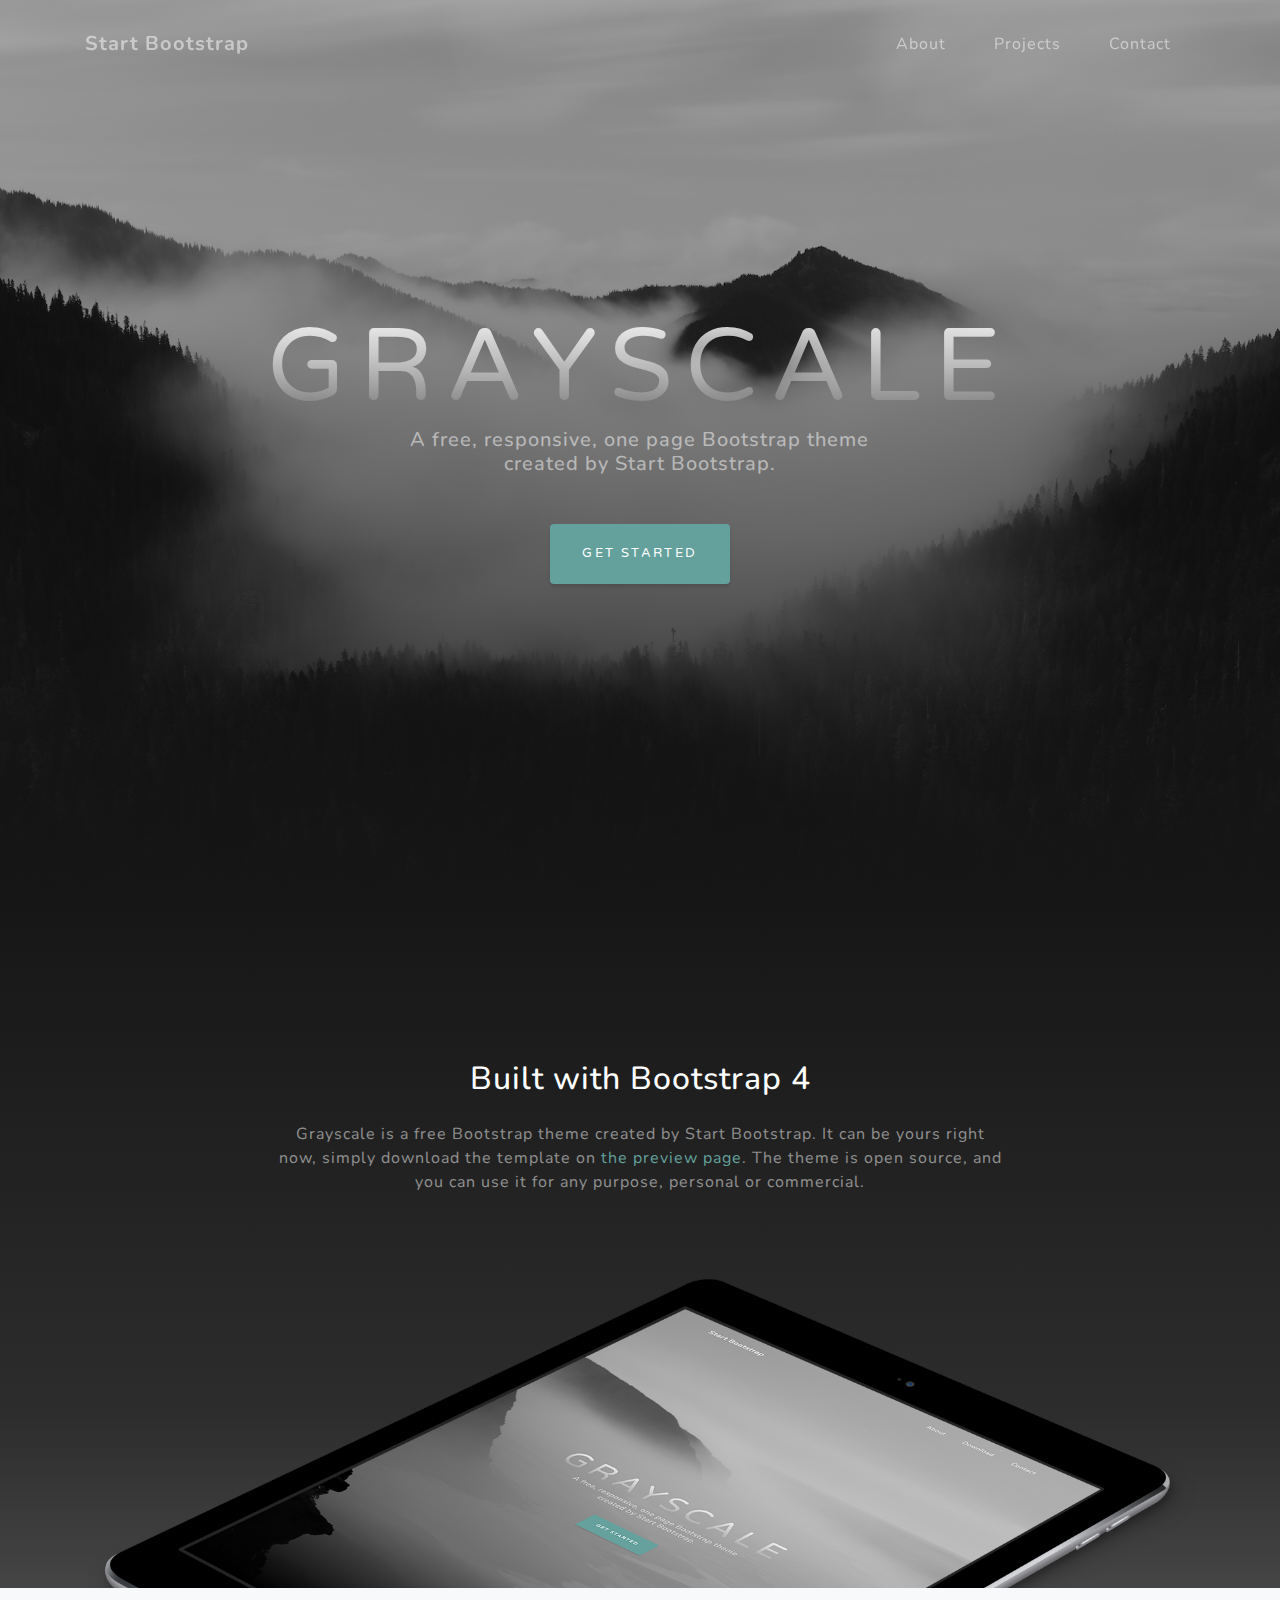
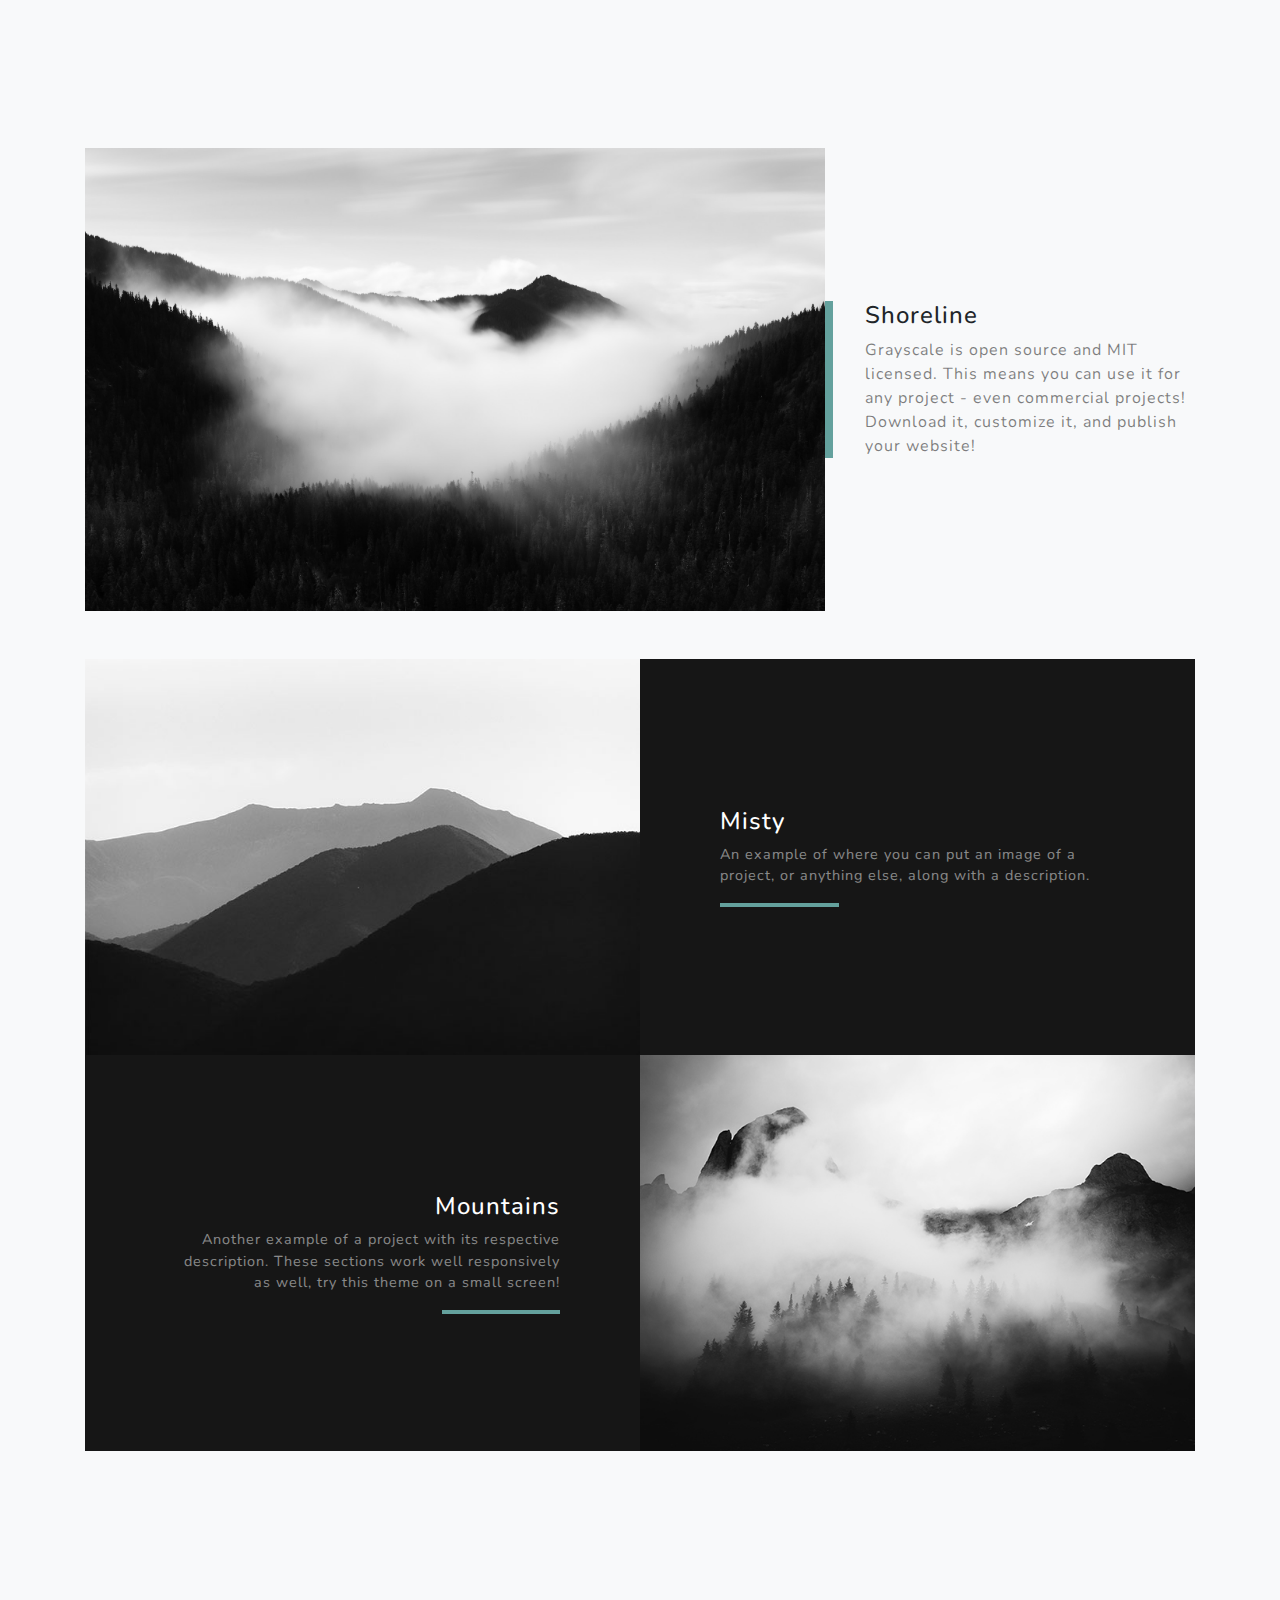
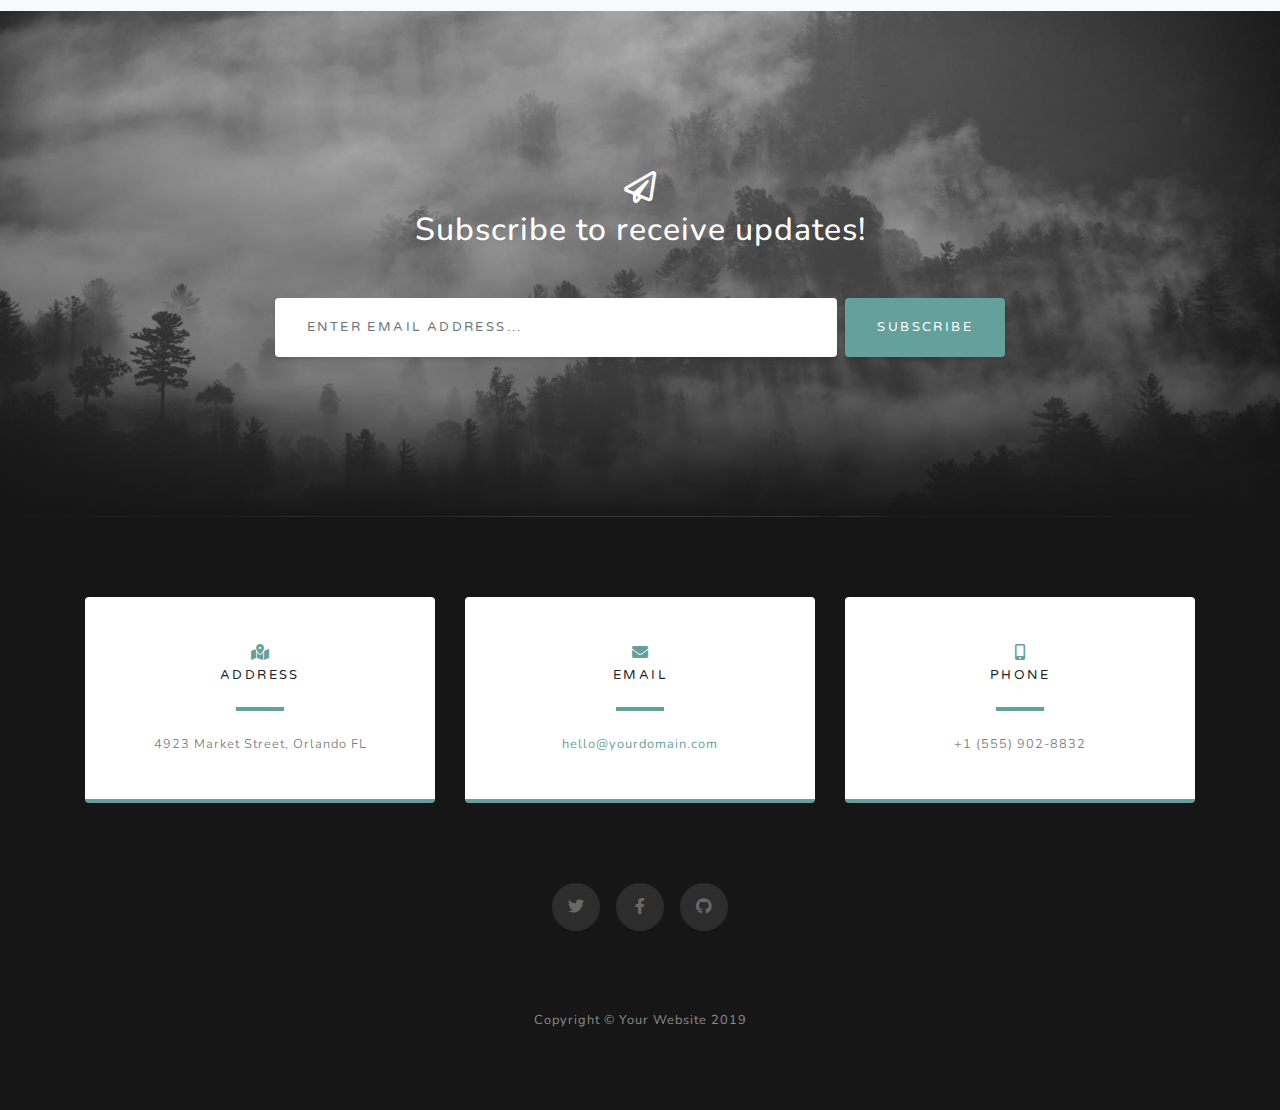
<file: WebDev/Templates/startbootstrap-grayscale-gh-pages/index.html>
<!DOCTYPE html>
<html lang="en">

<head>

  <meta charset="utf-8">
  <meta name="viewport" content="width=device-width, initial-scale=1, shrink-to-fit=no">
  <meta name="description" content="">
  <meta name="author" content="">

  <title>Grayscale - Start Bootstrap Theme</title>

  <!-- Bootstrap core CSS -->
  <link href="vendor/bootstrap/css/bootstrap.min.css" rel="stylesheet">

  <!-- Custom fonts for this template -->
  <link href="vendor/fontawesome-free/css/all.min.css" rel="stylesheet">
  <link href="https://fonts.googleapis.com/css?family=Varela+Round" rel="stylesheet">
  <link href="https://fonts.googleapis.com/css?family=Nunito:200,200i,300,300i,400,400i,600,600i,700,700i,800,800i,900,900i" rel="stylesheet">

  <!-- Custom styles for this template -->
  <link href="css/grayscale.min.css" rel="stylesheet">

</head>

<body id="page-top">

  <!-- Navigation -->
  <nav class="navbar navbar-expand-lg navbar-light fixed-top" id="mainNav">
    <div class="container">
      <a class="navbar-brand js-scroll-trigger" href="#page-top">Start Bootstrap</a>
      <button class="navbar-toggler navbar-toggler-right" type="button" data-toggle="collapse" data-target="#navbarResponsive" aria-controls="navbarResponsive" aria-expanded="false" aria-label="Toggle navigation">
        Menu
        <i class="fas fa-bars"></i>
      </button>
      <div class="collapse navbar-collapse" id="navbarResponsive">
        <ul class="navbar-nav ml-auto">
          <li class="nav-item">
            <a class="nav-link js-scroll-trigger" href="#about">About</a>
          </li>
          <li class="nav-item">
            <a class="nav-link js-scroll-trigger" href="#projects">Projects</a>
          </li>
          <li class="nav-item">
            <a class="nav-link js-scroll-trigger" href="#signup">Contact</a>
          </li>
        </ul>
      </div>
    </div>
  </nav>

  <!-- Header -->
  <header class="masthead">
    <div class="container d-flex h-100 align-items-center">
      <div class="mx-auto text-center">
        <h1 class="mx-auto my-0 text-uppercase">Grayscale</h1>
        <h2 class="text-white-50 mx-auto mt-2 mb-5">A free, responsive, one page Bootstrap theme created by Start Bootstrap.</h2>
        <a href="#about" class="btn btn-primary js-scroll-trigger">Get Started</a>
      </div>
    </div>
  </header>

  <!-- About Section -->
  <section id="about" class="about-section text-center">
    <div class="container">
      <div class="row">
        <div class="col-lg-8 mx-auto">
          <h2 class="text-white mb-4">Built with Bootstrap 4</h2>
          <p class="text-white-50">Grayscale is a free Bootstrap theme created by Start Bootstrap. It can be yours right now, simply download the template on
            <a href="http://startbootstrap.com/template-overviews/grayscale/">the preview page</a>. The theme is open source, and you can use it for any purpose, personal or commercial.</p>
        </div>
      </div>
      <img src="img/ipad.png" class="img-fluid" alt="">
    </div>
  </section>

  <!-- Projects Section -->
  <section id="projects" class="projects-section bg-light">
    <div class="container">

      <!-- Featured Project Row -->
      <div class="row align-items-center no-gutters mb-4 mb-lg-5">
        <div class="col-xl-8 col-lg-7">
          <img class="img-fluid mb-3 mb-lg-0" src="img/bg-masthead.jpg" alt="">
        </div>
        <div class="col-xl-4 col-lg-5">
          <div class="featured-text text-center text-lg-left">
            <h4>Shoreline</h4>
            <p class="text-black-50 mb-0">Grayscale is open source and MIT licensed. This means you can use it for any project - even commercial projects! Download it, customize it, and publish your website!</p>
          </div>
        </div>
      </div>

      <!-- Project One Row -->
      <div class="row justify-content-center no-gutters mb-5 mb-lg-0">
        <div class="col-lg-6">
          <img class="img-fluid" src="img/demo-image-01.jpg" alt="">
        </div>
        <div class="col-lg-6">
          <div class="bg-black text-center h-100 project">
            <div class="d-flex h-100">
              <div class="project-text w-100 my-auto text-center text-lg-left">
                <h4 class="text-white">Misty</h4>
                <p class="mb-0 text-white-50">An example of where you can put an image of a project, or anything else, along with a description.</p>
                <hr class="d-none d-lg-block mb-0 ml-0">
              </div>
            </div>
          </div>
        </div>
      </div>

      <!-- Project Two Row -->
      <div class="row justify-content-center no-gutters">
        <div class="col-lg-6">
          <img class="img-fluid" src="img/demo-image-02.jpg" alt="">
        </div>
        <div class="col-lg-6 order-lg-first">
          <div class="bg-black text-center h-100 project">
            <div class="d-flex h-100">
              <div class="project-text w-100 my-auto text-center text-lg-right">
                <h4 class="text-white">Mountains</h4>
                <p class="mb-0 text-white-50">Another example of a project with its respective description. These sections work well responsively as well, try this theme on a small screen!</p>
                <hr class="d-none d-lg-block mb-0 mr-0">
              </div>
            </div>
          </div>
        </div>
      </div>

    </div>
  </section>

  <!-- Signup Section -->
  <section id="signup" class="signup-section">
    <div class="container">
      <div class="row">
        <div class="col-md-10 col-lg-8 mx-auto text-center">

          <i class="far fa-paper-plane fa-2x mb-2 text-white"></i>
          <h2 class="text-white mb-5">Subscribe to receive updates!</h2>

          <form class="form-inline d-flex">
            <input type="email" class="form-control flex-fill mr-0 mr-sm-2 mb-3 mb-sm-0" id="inputEmail" placeholder="Enter email address...">
            <button type="submit" class="btn btn-primary mx-auto">Subscribe</button>
          </form>

        </div>
      </div>
    </div>
  </section>

  <!-- Contact Section -->
  <section class="contact-section bg-black">
    <div class="container">

      <div class="row">

        <div class="col-md-4 mb-3 mb-md-0">
          <div class="card py-4 h-100">
            <div class="card-body text-center">
              <i class="fas fa-map-marked-alt text-primary mb-2"></i>
              <h4 class="text-uppercase m-0">Address</h4>
              <hr class="my-4">
              <div class="small text-black-50">4923 Market Street, Orlando FL</div>
            </div>
          </div>
        </div>

        <div class="col-md-4 mb-3 mb-md-0">
          <div class="card py-4 h-100">
            <div class="card-body text-center">
              <i class="fas fa-envelope text-primary mb-2"></i>
              <h4 class="text-uppercase m-0">Email</h4>
              <hr class="my-4">
              <div class="small text-black-50">
                <a href="#">hello@yourdomain.com</a>
              </div>
            </div>
          </div>
        </div>

        <div class="col-md-4 mb-3 mb-md-0">
          <div class="card py-4 h-100">
            <div class="card-body text-center">
              <i class="fas fa-mobile-alt text-primary mb-2"></i>
              <h4 class="text-uppercase m-0">Phone</h4>
              <hr class="my-4">
              <div class="small text-black-50">+1 (555) 902-8832</div>
            </div>
          </div>
        </div>
      </div>

      <div class="social d-flex justify-content-center">
        <a href="#" class="mx-2">
          <i class="fab fa-twitter"></i>
        </a>
        <a href="#" class="mx-2">
          <i class="fab fa-facebook-f"></i>
        </a>
        <a href="#" class="mx-2">
          <i class="fab fa-github"></i>
        </a>
      </div>

    </div>
  </section>

  <!-- Footer -->
  <footer class="bg-black small text-center text-white-50">
    <div class="container">
      Copyright &copy; Your Website 2019
    </div>
  </footer>

  <!-- Bootstrap core JavaScript -->
  <script src="vendor/jquery/jquery.min.js"></script>
  <script src="vendor/bootstrap/js/bootstrap.bundle.min.js"></script>

  <!-- Plugin JavaScript -->
  <script src="vendor/jquery-easing/jquery.easing.min.js"></script>

  <!-- Custom scripts for this template -->
  <script src="js/grayscale.min.js"></script>

</body>

</html>
</file>
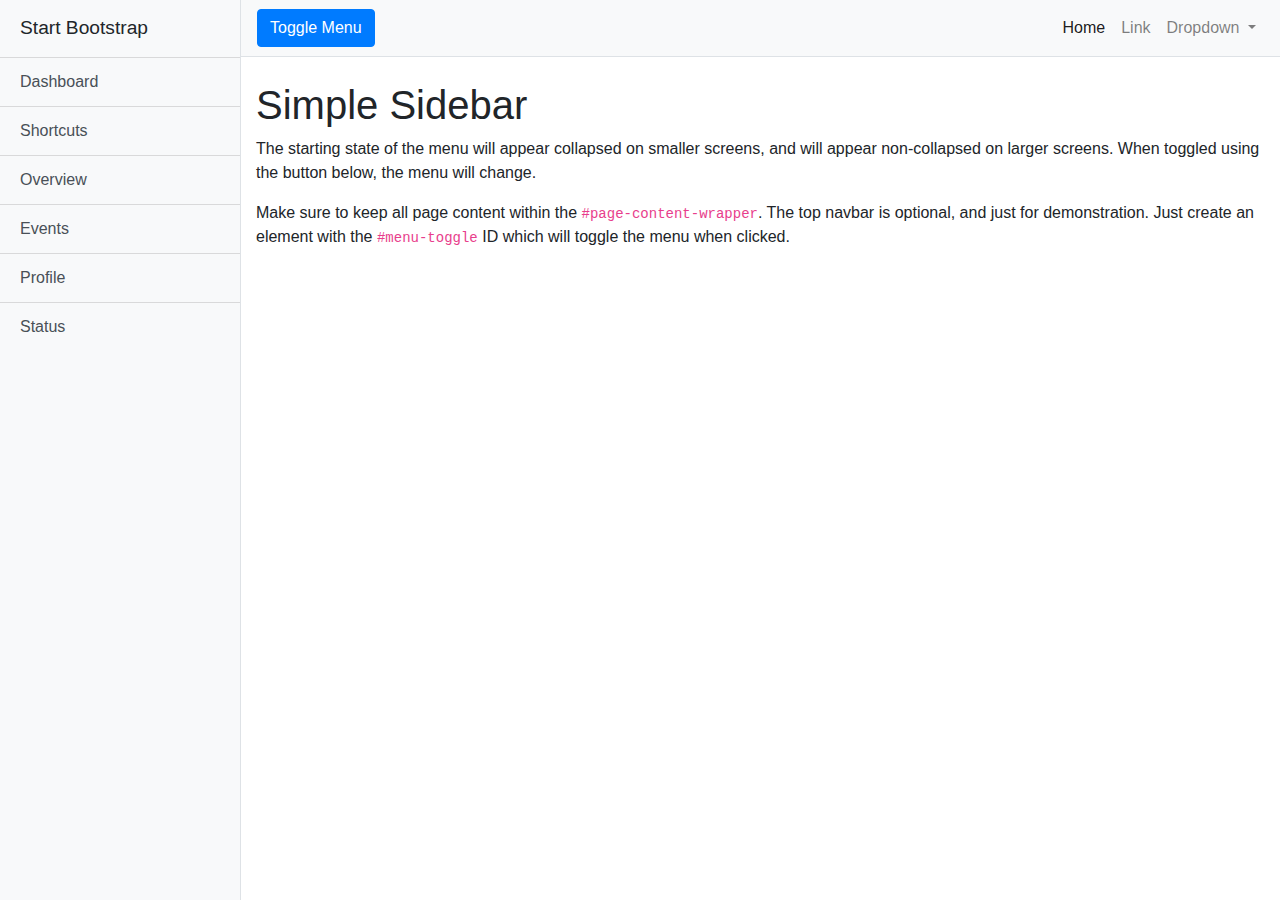
<file: WebDev/Templates/startbootstrap-simple-sidebar-gh-pages/index.html>
<!DOCTYPE html>
<html lang="en">

<head>

  <meta charset="utf-8">
  <meta name="viewport" content="width=device-width, initial-scale=1, shrink-to-fit=no">
  <meta name="description" content="">
  <meta name="author" content="">

  <title>Simple Sidebar - Start Bootstrap Template</title>

  <!-- Bootstrap core CSS -->
  <link href="vendor/bootstrap/css/bootstrap.min.css" rel="stylesheet">

  <!-- Custom styles for this template -->
  <link href="css/simple-sidebar.css" rel="stylesheet">

</head>

<body>

  <div class="d-flex" id="wrapper">

    <!-- Sidebar -->
    <div class="bg-light border-right" id="sidebar-wrapper">
      <div class="sidebar-heading">Start Bootstrap </div>
      <div class="list-group list-group-flush">
        <a href="#" class="list-group-item list-group-item-action bg-light">Dashboard</a>
        <a href="#" class="list-group-item list-group-item-action bg-light">Shortcuts</a>
        <a href="#" class="list-group-item list-group-item-action bg-light">Overview</a>
        <a href="#" class="list-group-item list-group-item-action bg-light">Events</a>
        <a href="#" class="list-group-item list-group-item-action bg-light">Profile</a>
        <a href="#" class="list-group-item list-group-item-action bg-light">Status</a>
      </div>
    </div>
    <!-- /#sidebar-wrapper -->

    <!-- Page Content -->
    <div id="page-content-wrapper">

      <nav class="navbar navbar-expand-lg navbar-light bg-light border-bottom">
        <button class="btn btn-primary" id="menu-toggle">Toggle Menu</button>

        <button class="navbar-toggler" type="button" data-toggle="collapse" data-target="#navbarSupportedContent" aria-controls="navbarSupportedContent" aria-expanded="false" aria-label="Toggle navigation">
          <span class="navbar-toggler-icon"></span>
        </button>

        <div class="collapse navbar-collapse" id="navbarSupportedContent">
          <ul class="navbar-nav ml-auto mt-2 mt-lg-0">
            <li class="nav-item active">
              <a class="nav-link" href="#">Home <span class="sr-only">(current)</span></a>
            </li>
            <li class="nav-item">
              <a class="nav-link" href="#">Link</a>
            </li>
            <li class="nav-item dropdown">
              <a class="nav-link dropdown-toggle" href="#" id="navbarDropdown" role="button" data-toggle="dropdown" aria-haspopup="true" aria-expanded="false">
                Dropdown
              </a>
              <div class="dropdown-menu dropdown-menu-right" aria-labelledby="navbarDropdown">
                <a class="dropdown-item" href="#">Action</a>
                <a class="dropdown-item" href="#">Another action</a>
                <div class="dropdown-divider"></div>
                <a class="dropdown-item" href="#">Something else here</a>
              </div>
            </li>
          </ul>
        </div>
      </nav>

      <div class="container-fluid">
        <h1 class="mt-4">Simple Sidebar</h1>
        <p>The starting state of the menu will appear collapsed on smaller screens, and will appear non-collapsed on larger screens. When toggled using the button below, the menu will change.</p>
        <p>Make sure to keep all page content within the <code>#page-content-wrapper</code>. The top navbar is optional, and just for demonstration. Just create an element with the <code>#menu-toggle</code> ID which will toggle the menu when clicked.</p>
      </div>
    </div>
    <!-- /#page-content-wrapper -->

  </div>
  <!-- /#wrapper -->

  <!-- Bootstrap core JavaScript -->
  <script src="vendor/jquery/jquery.min.js"></script>
  <script src="vendor/bootstrap/js/bootstrap.bundle.min.js"></script>

  <!-- Menu Toggle Script -->
  <script>
    $("#menu-toggle").click(function(e) {
      e.preventDefault();
      $("#wrapper").toggleClass("toggled");
    });
  </script>

</body>

</html>
</file>
<file: WebDev/Templates/startbootstrap-grayscale-gh-pages/css/grayscale.min.css>
/*!
 * Start Bootstrap - Grayscale v5.0.9 (https://startbootstrap.com/template-overviews/grayscale)
 * Copyright 2013-2019 Start Bootstrap
 * Licensed under MIT (https://github.com/BlackrockDigital/startbootstrap-grayscale/blob/master/LICENSE)
 */#mainNav{min-height:56px;background-color:#fff}#mainNav .navbar-toggler{font-size:80%;padding:.75rem;color:#64a19d;border:1px solid #64a19d}#mainNav .navbar-toggler:focus{outline:0}#mainNav .navbar-brand{color:#161616;font-weight:700;padding:.9rem 0}#mainNav .navbar-nav .nav-item:hover{color:fade(white,80%);outline:0;background-color:transparent}#mainNav .navbar-nav .nav-item:active,#mainNav .navbar-nav .nav-item:focus{outline:0;background-color:transparent}@media (min-width:992px){#mainNav{padding-top:0;padding-bottom:0;border-bottom:none;background-color:transparent;transition:background-color .3s ease-in-out}#mainNav .navbar-brand{padding:.5rem 0;color:rgba(255,255,255,.5)}#mainNav .nav-link{transition:none;padding:2rem 1.5rem;color:rgba(255,255,255,.5)}#mainNav .nav-link:hover{color:rgba(255,255,255,.75)}#mainNav .nav-link:active{color:#fff}#mainNav.navbar-shrink{background-color:#fff}#mainNav.navbar-shrink .navbar-brand{color:#161616}#mainNav.navbar-shrink .nav-link{color:#161616;padding:1.5rem 1.5rem 1.25rem;border-bottom:.25rem solid transparent}#mainNav.navbar-shrink .nav-link:hover{color:#64a19d}#mainNav.navbar-shrink .nav-link:active{color:#467370}#mainNav.navbar-shrink .nav-link.active{color:#64a19d;outline:0;border-bottom:.25rem solid #64a19d}}.masthead{position:relative;width:100%;height:auto;min-height:35rem;padding:15rem 0;background:linear-gradient(to bottom,rgba(22,22,22,.3) 0,rgba(22,22,22,.7) 75%,#161616 100%),url(../img/bg-masthead.jpg);background-position:center;background-repeat:no-repeat;background-attachment:scroll;background-size:cover}.masthead h1{font-family:'Varela Round';font-size:2.5rem;line-height:2.5rem;letter-spacing:.8rem;background:-webkit-linear-gradient(rgba(255,255,255,.9),rgba(255,255,255,0));-webkit-text-fill-color:transparent;-webkit-background-clip:text}.masthead h2{max-width:20rem;font-size:1rem}@media (min-width:768px){.masthead h1{font-size:4rem;line-height:4rem}}@media (min-width:992px){.masthead{height:100vh;padding:0}.masthead h1{font-size:6.5rem;line-height:6.5rem;letter-spacing:.8rem}.masthead h2{max-width:30rem;font-size:1.25rem}}.btn{box-shadow:0 .1875rem .1875rem 0 rgba(0,0,0,.1)!important;padding:1.25rem 2rem;font-family:'Varela Round';font-size:80%;text-transform:uppercase;letter-spacing:.15rem;border:0}.btn-primary{background-color:#64a19d}.btn-primary:hover{background-color:#4f837f}.btn-primary:focus{background-color:#4f837f;color:#fff}.btn-primary:active{background-color:#467370!important}.about-section{padding-top:10rem;background:linear-gradient(to bottom,#161616 0,rgba(22,22,22,.9) 75%,rgba(22,22,22,.8) 100%)}.about-section p{margin-bottom:5rem}.projects-section{padding:10rem 0}.projects-section .featured-text{padding:2rem}@media (min-width:992px){.projects-section .featured-text{padding:0 0 0 2rem;border-left:.5rem solid #64a19d}}.projects-section .project-text{padding:3rem;font-size:90%}@media (min-width:992px){.projects-section .project-text{padding:5rem}.projects-section .project-text hr{border-color:#64a19d;border-width:.25rem;width:30%}}.signup-section{padding:10rem 0;background:linear-gradient(to bottom,rgba(22,22,22,.1) 0,rgba(22,22,22,.5) 75%,#161616 100%),url(../img/bg-signup.jpg);background-position:center;background-repeat:no-repeat;background-attachment:scroll;background-size:cover}.signup-section .form-inline input{box-shadow:0 .1875rem .1875rem 0 rgba(0,0,0,.1)!important;padding:1.25rem 2rem;height:auto;font-family:'Varela Round';font-size:80%;text-transform:uppercase;letter-spacing:.15rem;border:0}.contact-section{padding:5rem 0 0}.contact-section .card{border:0;border-bottom:.25rem solid #64a19d}.contact-section .card h4{font-size:.8rem;font-family:'Varela Round';text-transform:uppercase;letter-spacing:.15rem}.contact-section .card hr{border-color:#64a19d;border-width:.25rem;width:3rem}.contact-section .social{margin-top:5rem}.contact-section .social a{text-align:center;height:3rem;width:3rem;background:rgba(255,255,255,.1);border-radius:100%;line-height:3rem;color:rgba(255,255,255,.3)}.contact-section .social a:hover{color:rgba(255,255,255,.5)}.contact-section .social a:active{color:#fff}body{font-family:Nunito;letter-spacing:.0625em}a{color:#64a19d}a:focus,a:hover{text-decoration:none;color:#3c6360}.bg-black{background-color:#161616!important}.bg-primary{background-color:#64a19d!important}.text-primary{color:#64a19d!important}footer{padding:5rem 0}
</file>
<file: WebDev/Templates/startbootstrap-simple-sidebar-gh-pages/css/simple-sidebar.css>
/*!
 * Start Bootstrap - Simple Sidebar (https://startbootstrap.com/template-overviews/simple-sidebar)
 * Copyright 2013-2019 Start Bootstrap
 * Licensed under MIT (https://github.com/BlackrockDigital/startbootstrap-simple-sidebar/blob/master/LICENSE)
 */
body {
  overflow-x: hidden;
}

#sidebar-wrapper {
  min-height: 100vh;
  margin-left: -15rem;
  -webkit-transition: margin .25s ease-out;
  -moz-transition: margin .25s ease-out;
  -o-transition: margin .25s ease-out;
  transition: margin .25s ease-out;
}

#sidebar-wrapper .sidebar-heading {
  padding: 0.875rem 1.25rem;
  font-size: 1.2rem;
}

#sidebar-wrapper .list-group {
  width: 15rem;
}

#page-content-wrapper {
  min-width: 100vw;
}

#wrapper.toggled #sidebar-wrapper {
  margin-left: 0;
}

@media (min-width: 768px) {
  #sidebar-wrapper {
    margin-left: 0;
  }

  #page-content-wrapper {
    min-width: 0;
    width: 100%;
  }

  #wrapper.toggled #sidebar-wrapper {
    margin-left: -15rem;
  }
}
</file>
